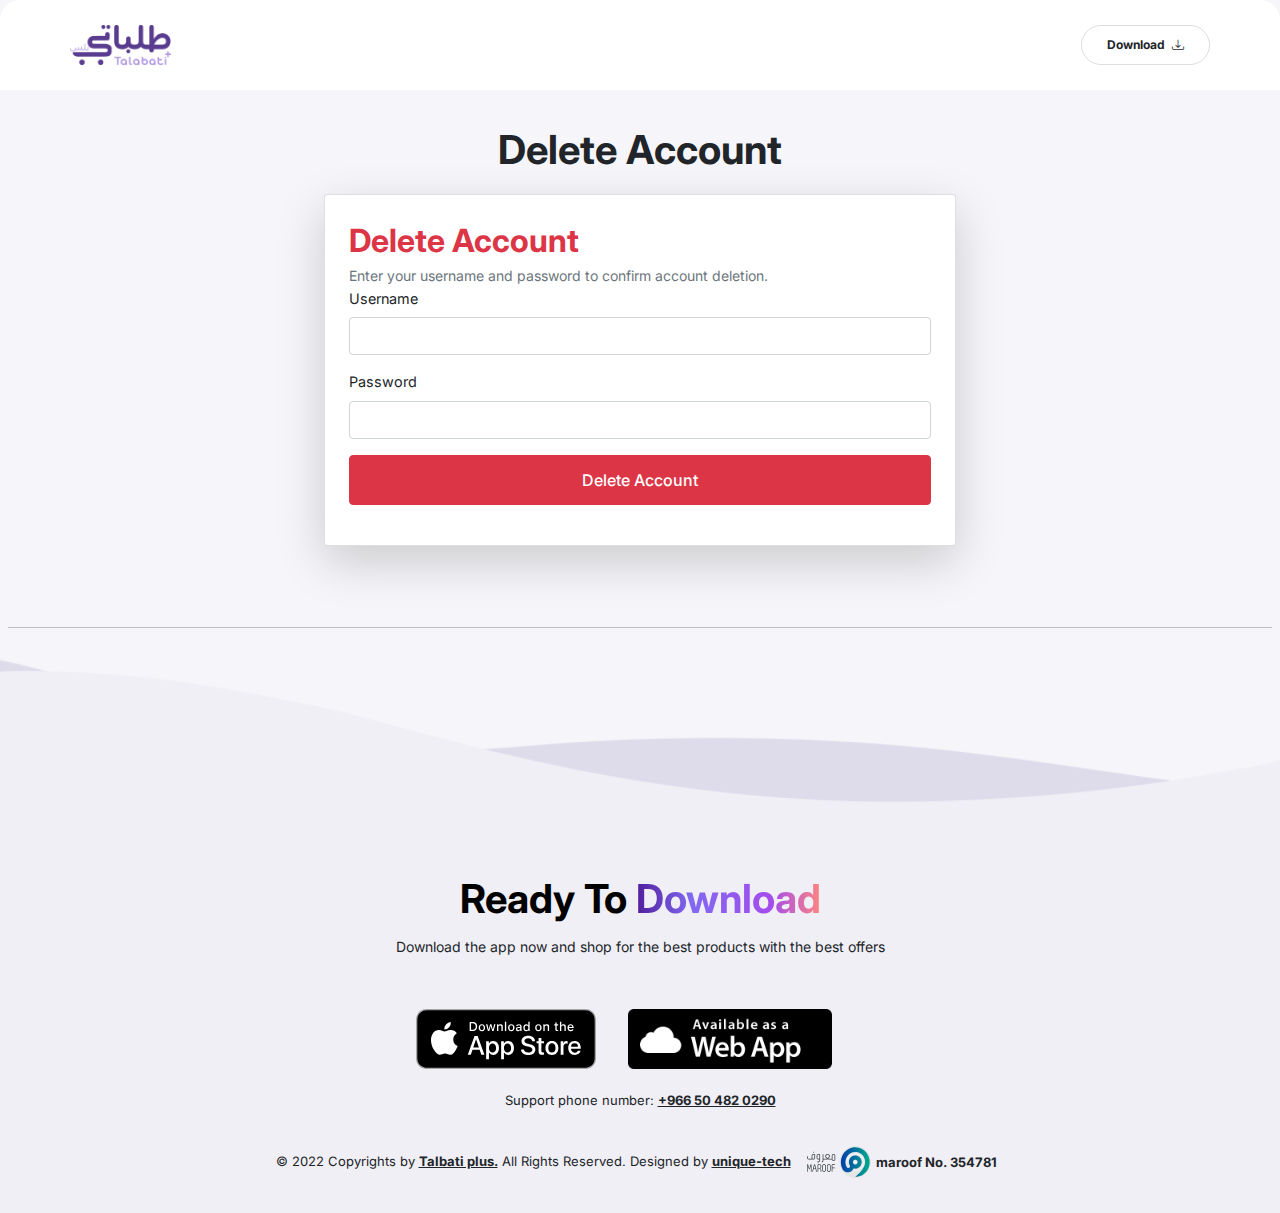
<file: delete_account/index.html>
<!DOCTYPE html>
<html lang="en">

<head>
      <!-- Metas -->
      <meta charset="utf-8">
      <meta http-equiv="X-UA-Compatible" content="IE=edge" />
      <meta name="viewport" content="width=device-width, initial-scale=1, maximum-scale=1" />
      <meta name="keywords" content="طلباتي بلس افضل متجر جملة وتجزئة" />
      <meta content="طلباتي بلس افضل متجر جملة وتجزئة" name="description">
      <meta content="طلباتي بلس" name="title">
      <!-- Title  -->
      <title>Talabati plus - Delete Account</title>

      <!-- Favicon -->
      <link rel="shortcut icon" href="/assets/main/fav.png" title="Favicon" sizes="16x16" />

      <!-- ====== bootstrap icons cdn ====== -->
      <link rel="stylesheet" href="https://cdn.jsdelivr.net/npm/bootstrap-icons@1.7.2/font/bootstrap-icons.css">

      <!-- bootstrap 5 -->
      <link rel="stylesheet" href="/assets/css/lib/bootstrap.min.css">

      <!-- ====== font family ====== -->
      <link href="https://fonts.googleapis.com/css2?family=Inter:wght@100;200;300;400;500;600;700;800;900&display=swap"
            rel="stylesheet">

      <link rel="stylesheet" href="/assets/css/lib/all.min.css" />
      <link rel="stylesheet" href="/assets/css/lib/animate.css" />
      <link rel="stylesheet" href="/assets/css/lib/jquery.fancybox.css" />
      <link rel="stylesheet" href="/assets/css/lib/lity.css" />
      <link rel="stylesheet" href="/assets/css/lib/swiper.min.css" />
      <!-- ====== global style ====== -->
      <link rel="stylesheet" href="/assets/css/style.css" />
      <script>

      </script>
</head>

<body class="home-onePage" style="background-color: #f0eff5a0;">

      <!-- ====== start navbar ====== -->
      <nav class="navbar navbar-expand-lg navbar-light style-4" id="main-nav">
            <div class="container">
                  <a class="navbar-brand" href="/index.html" data-scroll-nav="0">
                        <img src="/assets/main/logo.png" alt="" style="height: 40px;">
                  </a>
                  <div class="collapse navbar-collapse" id="navbarSupportedContent">
                        <ul class="navbar-nav m-auto mb-2 mb-lg-0 text-uppercase">

                        </ul>
                        <div class="nav-side">
                              <div class="d-flex align-items-center">
                                    <a href="#footer" class="btn rounded-pill brd-gray hover-blue4 sm-butn fw-bold"
                                          data-scroll-nav="8">
                                          <span>download <i class="bi bi-download ms-1"></i> </span>
                                    </a>
                              </div>
                        </div>
                  </div>
            </div>
      </nav>
      <!-- ====== end navbar ====== -->

      <!--Contents-->
      <main class="m-2 py-2">
            <h1 class="text-center m-3">Delete Account</h1>
            <section class="d-flex justify-content-center style-4">
                  <form  id="deleteAccountForm" class="w-50" enctype="multipart/form-data">
                        <div class="card shadow-lg p-4">
                              <h2 class="text-danger">Delete Account</h2>
                              <p class="text-muted">Enter your username and password to confirm account deletion.</p>
      
                              <div class="mb-3">
                                    <label for="login_id" class="form-label">Username</label>
                                    <input type="text" class="form-control" id="login_id" required>
                              </div>
                              <div class="mb-3">
                                    <label for="password" class="form-label">Password</label>
                                    <input type="password" class="form-control" id="password" required>
                              </div>
                              <button type="submit" class="btn btn-danger">Delete Account</button>
                              
                              <!-- Success/Error Message -->
                              <div id="responseMessage" class="mt-3"></div>
      
                        </div>
                  </form>
            </section>
            <br><br><br><hr><br>
      </main>
      <!--End-Contents-->

      <!-- ====== start footer ====== -->
      <footer id="footer" class="style-4" data-scroll-index="8">
            <div class="container">
                  <div class="section-head text-center style-4">
                        <h2 class="mb-10"> Ready To <span> Download </span> </h2>
                        <p>
                              Download the app now and shop for the best products with the best offers
                        </p>
                        <div class="d-flex align-items-center justify-content-center mt-50">
                              <a href="https://apps.apple.com/app/id1596505868" class="me-4" target="_blank">
                                    <img src="/assets/main/apple.svg" alt="" class="me-2" style="height: 60px;">
                              </a>
                              <!-- <a href="https://play.google.com/store/apps/details?id=com.talbat.app" class="me-4"
                                    target="_blank">
                                    <img src="/assets/main/google.svg" alt="" class="me-2" style="height: 60px;">
                              </a> -->
                              <a href="https://api.talabati.plus/en" class="me-4" target="_blank">
                                    <img src="/assets/main/web.png" alt="" class="me-2" style="height: 60px;object-fit: contain">
                              </a>
                        </div>
                        <small class="small mt-20">
                              Support phone number: <a href="tel:+966504820290" class="fw-bold text-decoration-underline">+966 50 482 0290</a>
                        </small>
                  </div>
                  <div class="copywrite text-center">
                        <small class="small">
                              © 2022 Copyrights by <a href="/index.html" class="fw-bold text-decoration-underline">Talbati
                                    plus.</a> All
                              Rights Reserved. Designed by <a href="https://unique-tech.co"
                                    class="fw-bold text-decoration-underline">unique-tech</a>
                        </small>
                        <small class="small mx-2">
                              <a href="https://maroof.sa/businesses/details/354781" class="d-flex align-items-center fw-bold">
                                    <div class="mx-1" style="width: 65px;"><img src="/assets/main/logo-xl.svg"></div>
                                    maroof No. 354781
                              </a>
                        </small>
                  </div>
            </div>
            <img src="/assets/main/footer_4_wave.png" alt="" class="wave">
      </footer>
      <!-- ====== end footer ====== -->

      <!-- ====== start to top button ====== -->
      <a href="#" class="to_top bg-gray rounded-circle icon-40 d-inline-flex align-items-center justify-content-center">
            <i class="bi bi-chevron-up fs-6 text-dark"></i>
      </a>
      <!-- ====== end to top button ====== -->
      <script src="https://code.jquery.com/jquery-3.6.0.min.js"></script>

      <script>
            $(document).ready(function () {
                  $("#deleteAccountForm").submit(function (event) {
                        event.preventDefault(); // Prevent normal form submission
                        $.ajax({
                              url: "https://api.talabati.plus/api/DeleteAccount",
                              type: "POST",
                              data: {
                                    login_id: $("#login_id").val(),
                                    password: $("#password").val()
                              },
                              dataType: "json",
                              success: function (response) {
                                    $("#responseMessage").html(
                                          '<div class="alert alert-success">Account deleted successfully.</div>'
                                    );
                              },
                              error: function (xhr) {
                                    let errorMessage = xhr.responseJSON ? xhr.responseJSON.message : "An error occurred.";
                                    $("#responseMessage").html(
                                          '<div class="alert alert-danger">' + errorMessage + "</div>"
                                    );
                              }
                        });
                  });
            });
      </script>
</body>

</html>
</file>
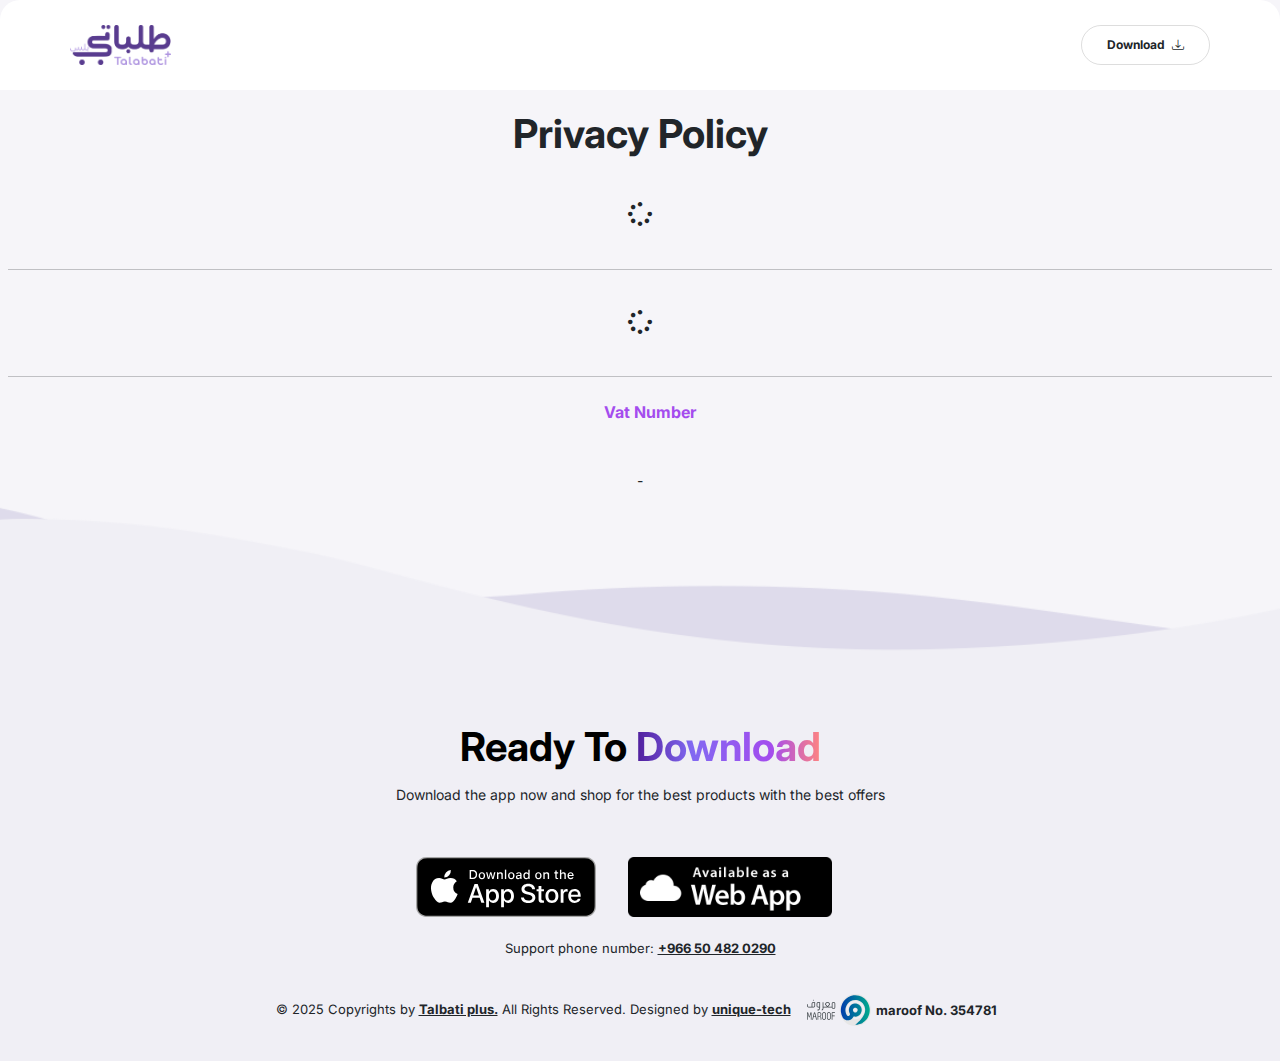
<file: policy/index.html>
<!DOCTYPE html>
<html lang="en">

<head>
      <!-- Metas -->
      <meta charset="utf-8">
      <meta http-equiv="X-UA-Compatible" content="IE=edge" />
      <meta name="viewport" content="width=device-width, initial-scale=1, maximum-scale=1" />
      <meta name="keywords" content="طلباتي بلس افضل متجر جملة وتجزئة" />
      <meta content="طلباتي بلس افضل متجر جملة وتجزئة" name="description">
      <meta content="طلباتي بلس" name="title">
      <!-- Title  -->
      <title>Talabati plus - Privacy Policy</title>

      <!-- Favicon -->
      <link rel="shortcut icon" href="/assets/main/fav.png" title="Favicon" sizes="16x16" />

      <!-- ====== bootstrap icons cdn ====== -->
      <link rel="stylesheet" href="https://cdn.jsdelivr.net/npm/bootstrap-icons@1.7.2/font/bootstrap-icons.css">

      <!-- bootstrap 5 -->
      <link rel="stylesheet" href="/assets/css/lib/bootstrap.min.css">

      <!-- ====== font family ====== -->
      <link href="https://fonts.googleapis.com/css2?family=Inter:wght@100;200;300;400;500;600;700;800;900&display=swap"
            rel="stylesheet">

      <link rel="stylesheet" href="/assets/css/lib/all.min.css" />
      <link rel="stylesheet" href="/assets/css/lib/animate.css" />
      <link rel="stylesheet" href="/assets/css/lib/jquery.fancybox.css" />
      <link rel="stylesheet" href="/assets/css/lib/lity.css" />
      <link rel="stylesheet" href="/assets/css/lib/swiper.min.css" />
      <!-- ====== global style ====== -->
      <link rel="stylesheet" href="/assets/css/style.css" />
      <script>
            var url = "https://api.talabati.plus/api/Static/PAS";
            fetch(url)
                  .then(response => response.json())
                  .then(data => {
                        console.log(data.data);
                        document.getElementById("policy").innerHTML = data.data.privacy_policy;
                        document.getElementById("about").innerHTML = data.data.about_us_to_string;
                        document.getElementById("terms_and_conditions").innerHTML = data.data.terms_and_conditions;
                        document.getElementById("vat_number").innerHTML = data.data.vat_number;
                        document.getElementById("contact_us").innerHTML = data.data.contact_us;
                        document.getElementById("customer_service_email").innerHTML = data.data.customer_service_email;
                        document.getElementById("customer_service_mobile").innerHTML = data.data.customer_service_mobile;
                        document.getElementById("address").innerHTML = data.data.address;
                  })
                  .catch(error => console.error(error));

      </script>
</head>

<body class="home-onePage" style="background-color: #f0eff5a0;">

      <!-- ====== start navbar ====== -->
      <nav class="navbar navbar-expand-lg navbar-light style-4" id="main-nav">
            <div class="container">
                  <a class="navbar-brand" href="/index.html" data-scroll-nav="0">
                        <img src="/assets/main/logo.png" alt="" style="height: 40px;">
                  </a>
                  <div class="collapse navbar-collapse" id="navbarSupportedContent">
                        <ul class="navbar-nav m-auto mb-2 mb-lg-0 text-uppercase">

                        </ul>
                        <div class="nav-side">
                              <div class="d-flex align-items-center">
                                    <a href="#footer" class="btn rounded-pill brd-gray hover-blue4 sm-butn fw-bold"
                                          data-scroll-nav="8">
                                          <span>download <i class="bi bi-download ms-1"></i> </span>
                                    </a>
                              </div>
                        </div>
                  </div>
            </div>
      </nav>
      <!-- ====== end navbar ====== -->

      <!--Contents-->
      <main class="m-2">
            <h1 class="text-center m-3">Privacy Policy</h1>
            <section class="d-flex justify-content-center style-4">
                  <div id="policy" class="container  m-2 w-75">
                        <div class="section-head text-center style-4 m-2 p-2">
                              <i class="fa fa-spinner fa-spin" style="font-size:24px"></i>
                        </div>
                  </div>
            </section>
            <hr>
            <section class="d-flex justify-content-center style-4 text-center">
                  <div id="about" class="container  m-2 w-75">
                        <div class="section-head text-center style-4 m-2 p-2">
                              <i class="fa fa-spinner fa-spin" style="font-size:24px"></i>
                        </div>
                  </div>
            </section>
            <hr>
            <section class="style-4">
                  <div class="container">
                        <div class="section-head text-center style-4 m-2 p-2">
                              <h5 id="terms_and_conditions"></h5>
                              <h5><span>vat number</span> <span id="vat_number"></span></h5>
                              <div class="mt-3">
                                    <h5 id="contact_us"></h5>
                                    <p class="my-2"><span id="customer_service_email"></span> - <span
                                                id="customer_service_mobile"></span></p>
                                    <h6 id="address"></h6>
                              </div>
                        </div>
                  </div>
            </section>
      </main>
      <!--End-Contents-->

      <!-- ====== start footer ====== -->
      <footer id="footer" class="style-4" data-scroll-index="8">
            <div class="container">
                  <div class="section-head text-center style-4">
                        <h2 class="mb-10"> Ready To <span> Download </span> </h2>
                        <p>
                              Download the app now and shop for the best products with the best offers
                        </p>
                        <div class="d-flex align-items-center justify-content-center mt-50">
                              <a href="https://apps.apple.com/app/id1596505868" class="me-4" target="_blank">
                                    <img src="/assets/main/apple.svg" alt="" class="me-2" style="height: 60px;">
                              </a>
                              <!-- <a href="https://play.google.com/store/apps/details?id=com.talbat.app" class="me-4"
                                    target="_blank">
                                    <img src="/assets/main/google.svg" alt="" class="me-2" style="height: 60px;">
                              </a> -->
                              <a href="https://api.talabati.plus/en" class="me-4" target="_blank">
                                    <img src="/assets/main/web.png" alt="" class="me-2" style="height: 60px;object-fit: contain">
                              </a>
                        </div>
                        <small class="small mt-20">
                              Support phone number: <a href="tel:+966504820290" class="fw-bold text-decoration-underline">+966 50 482 0290</a>
                        </small>
                  </div>
                  <div class="copywrite text-center">
                        <small class="small">
                              © 2025 Copyrights by <a href="/index.html" class="fw-bold text-decoration-underline">Talbati
                                    plus.</a> All
                              Rights Reserved. Designed by <a href="https://unique-tech.co"
                                    class="fw-bold text-decoration-underline">unique-tech</a>
                        </small>
                        <small class="small mx-2">
                              <a href="https://maroof.sa/businesses/details/354781" class="d-flex align-items-center fw-bold">
                                    <div class="mx-1" style="width: 65px;"><img src="/assets/main/logo-xl.svg"></div>
                                    maroof No. 354781
                              </a>
                        </small>
                  </div>
            </div>
            <img src="/assets/main/footer_4_wave.png" alt="" class="wave">
      </footer>
      <!-- ====== end footer ====== -->

      <!-- ====== start to top button ====== -->
      <a href="#" class="to_top bg-gray rounded-circle icon-40 d-inline-flex align-items-center justify-content-center">
            <i class="bi bi-chevron-up fs-6 text-dark"></i>
      </a>
      <!-- ====== end to top button ====== -->

</body>

</html>
</file>
<file: assets/css/lib/lity.css>
/*! Lity - v2.4.1 - 2020-04-26
* http://sorgalla.com/lity/
* Copyright (c) 2015-2020 Jan Sorgalla; Licensed MIT */
.lity {
  z-index: 9990;
  position: fixed;
  top: 0;
  right: 0;
  bottom: 0;
  left: 0;
  white-space: nowrap;
  background: #0b0b0b;
  background: rgba(0, 0, 0, 0.9);
  outline: none !important;
  opacity: 0;
  -webkit-transition: opacity 0.3s ease;
  -o-transition: opacity 0.3s ease;
  transition: opacity 0.3s ease;
}
.lity.lity-opened {
  opacity: 1;
}
.lity.lity-closed {
  opacity: 0;
}
.lity * {
  -webkit-box-sizing: border-box;
     -moz-box-sizing: border-box;
          box-sizing: border-box;
}
.lity-wrap {
  z-index: 9990;
  position: fixed;
  top: 0;
  right: 0;
  bottom: 0;
  left: 0;
  text-align: center;
  outline: none !important;
}
.lity-wrap:before {
  content: '';
  display: inline-block;
  height: 100%;
  vertical-align: middle;
  margin-right: -0.25em;
}
.lity-loader {
  z-index: 9991;
  color: #fff;
  position: absolute;
  top: 50%;
  margin-top: -0.8em;
  width: 100%;
  text-align: center;
  font-size: 14px;
  font-family: Arial, Helvetica, sans-serif;
  opacity: 0;
  -webkit-transition: opacity 0.3s ease;
  -o-transition: opacity 0.3s ease;
  transition: opacity 0.3s ease;
}
.lity-loading .lity-loader {
  opacity: 1;
}
.lity-container {
  z-index: 9992;
  position: relative;
  text-align: left;
  vertical-align: middle;
  display: inline-block;
  white-space: normal;
  max-width: 100%;
  max-height: 100%;
  outline: none !important;
}
.lity-content {
  z-index: 9993;
  width: 100%;
  -webkit-transform: scale(1);
      -ms-transform: scale(1);
       -o-transform: scale(1);
          transform: scale(1);
  -webkit-transition: -webkit-transform 0.3s ease;
  transition: -webkit-transform 0.3s ease;
  -o-transition: -o-transform 0.3s ease;
  transition: transform 0.3s ease;
  transition: transform 0.3s ease, -webkit-transform 0.3s ease, -o-transform 0.3s ease;
}
.lity-loading .lity-content,
.lity-closed .lity-content {
  -webkit-transform: scale(0.8);
      -ms-transform: scale(0.8);
       -o-transform: scale(0.8);
          transform: scale(0.8);
}
.lity-content:after {
  content: '';
  position: absolute;
  left: 0;
  top: 0;
  bottom: 0;
  display: block;
  right: 0;
  width: auto;
  height: auto;
  z-index: -1;
  -webkit-box-shadow: 0 0 8px rgba(0, 0, 0, 0.6);
          box-shadow: 0 0 8px rgba(0, 0, 0, 0.6);
}
.lity-close {
  z-index: 9994;
  width: 35px;
  height: 35px;
  position: fixed;
  right: 0;
  top: 0;
  -webkit-appearance: none;
  cursor: pointer;
  text-decoration: none;
  text-align: center;
  padding: 0;
  color: #fff;
  font-style: normal;
  font-size: 35px;
  font-family: Arial, Baskerville, monospace;
  line-height: 35px;
  text-shadow: 0 1px 2px rgba(0, 0, 0, 0.6);
  border: 0;
  background: none;
  outline: none;
  -webkit-box-shadow: none;
          box-shadow: none;
}
.lity-close::-moz-focus-inner {
  border: 0;
  padding: 0;
}
.lity-close:hover,
.lity-close:focus,
.lity-close:active,
.lity-close:visited {
  text-decoration: none;
  text-align: center;
  padding: 0;
  color: #fff;
  font-style: normal;
  font-size: 35px;
  font-family: Arial, Baskerville, monospace;
  line-height: 35px;
  text-shadow: 0 1px 2px rgba(0, 0, 0, 0.6);
  border: 0;
  background: none;
  outline: none;
  -webkit-box-shadow: none;
          box-shadow: none;
}
.lity-close:active {
  top: 1px;
}
/* Image */
.lity-image img {
  max-width: 100%;
  display: block;
  line-height: 0;
  border: 0;
}
/* iFrame */
.lity-iframe .lity-container,
.lity-youtube .lity-container,
.lity-vimeo .lity-container,
.lity-facebookvideo .lity-container,
.lity-googlemaps .lity-container {
  width: 100%;
  max-width: 964px;
}
.lity-iframe-container {
  width: 100%;
  height: 0;
  padding-top: 56.25%;
  overflow: auto;
  pointer-events: auto;
  -webkit-transform: translateZ(0);
          transform: translateZ(0);
  -webkit-overflow-scrolling: touch;
}
.lity-iframe-container iframe {
  position: absolute;
  display: block;
  top: 0;
  left: 0;
  width: 100%;
  height: 100%;
  -webkit-box-shadow: 0 0 8px rgba(0, 0, 0, 0.6);
          box-shadow: 0 0 8px rgba(0, 0, 0, 0.6);
  background: #000;
}
.lity-hide {
  display: none;
}
</file>
